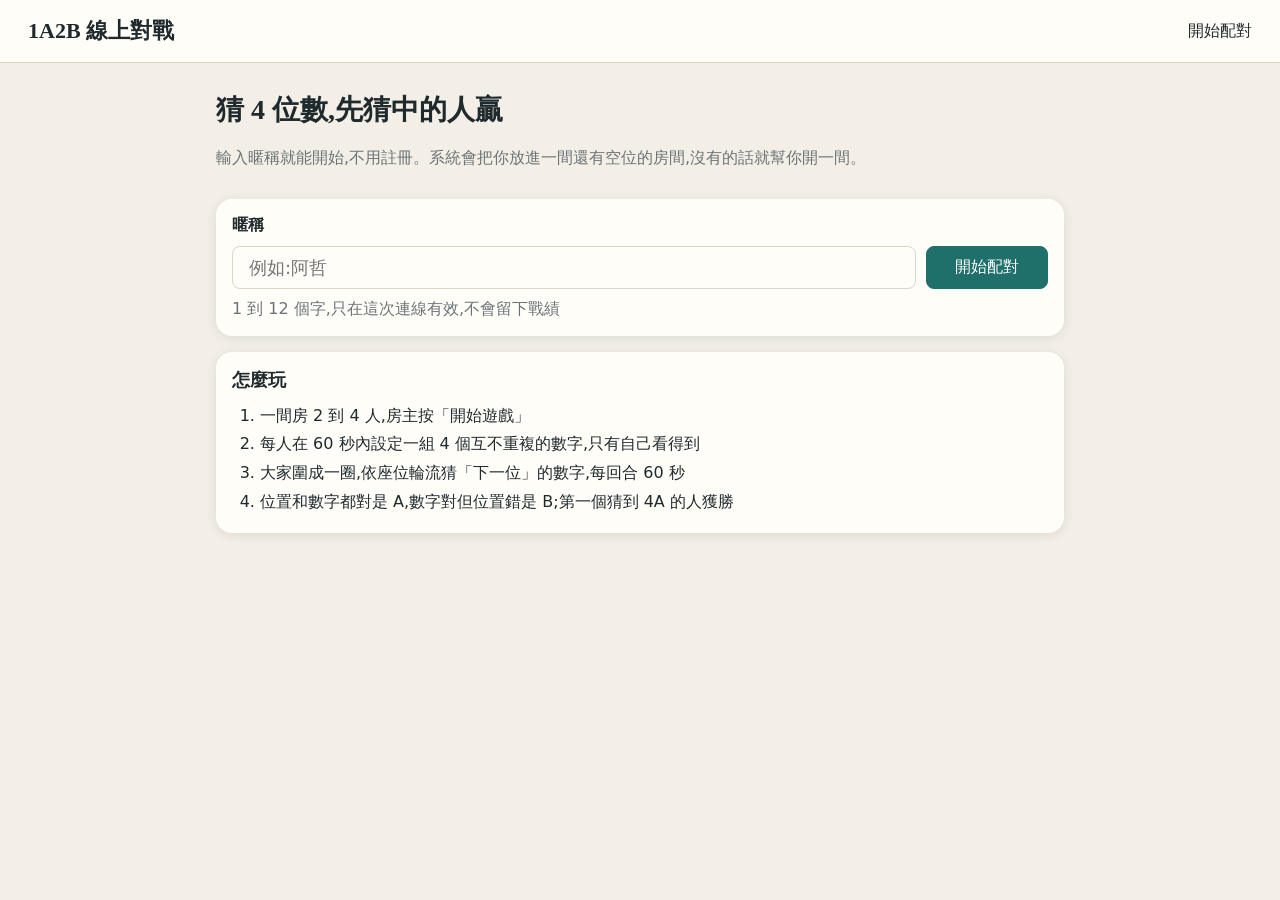
<file: docs/task3_sdd_workflow/analyze-verify/clean/specs/001-bulls-cows-online/prototype/index.html>
<!doctype html>
<html lang="zh-Hant">
<head>
  <meta charset="utf-8">
  <meta name="viewport" content="width=device-width, initial-scale=1">
  <title>輸入暱稱|1A2B 線上對戰</title>
  <link rel="stylesheet" href="style.css">
  <script src="mock.js"></script>
</head>
<body data-requirements="FR-001 FR-002 NFR-004 SC-001">
  <header class="topbar">
    <a class="brand" href="index.html">1A2B 線上對戰</a>
    <nav>
      <a href="index.html">開始配對</a>
    </nav>
  </header>
  <main>
    <h1>猜 4 位數,先猜中的人贏</h1>
    <p class="lead">輸入暱稱就能開始,不用註冊。系統會把你放進一間還有空位的房間,沒有的話就幫你開一間。</p>
    <form class="panel" id="match-form" novalidate>
      <div class="field">
        <label for="nickname">暱稱</label>
        <input id="nickname" name="nickname" autocomplete="off" placeholder="例如:阿哲">
        <button type="submit" class="btn-primary" id="match-btn">開始配對</button>
      </div>
      <p class="hint" data-state="normal">1 到 12 個字,只在這次連線有效,不會留下戰績</p>
      <p class="notice-error" data-state="nickname-empty">請先輸入暱稱(前後的空白不算)</p>
      <p class="notice-error" data-state="nickname-long">暱稱最多 12 個字,目前 <strong id="nickname-length">14</strong> 個字</p>
      <p class="hint" data-state="loading">正在找有空位的房間…</p>
      <p class="notice-error" data-state="error">連不上伺服器,請確認網路後再按一次「開始配對」</p>
    </form>
    <section class="panel">
      <h2>怎麼玩</h2>
      <ol class="rules">
        <li>一間房 2 到 4 人,房主按「開始遊戲」</li>
        <li>每人在 60 秒內設定一組 4 個互不重複的數字,只有自己看得到</li>
        <li>大家圍成一圈,依座位輪流猜「下一位」的數字,每回合 60 秒</li>
        <li>位置和數字都對是 A,數字對但位置錯是 B;第一個猜到 4A 的人獲勝</li>
      </ol>
    </section>
  </main>
  <script>
    const PREVIEW = new URLSearchParams(location.search).get("state");
    const input = document.getElementById("nickname");
    const button = document.getElementById("match-btn");
    const lengthOf = (text) => [...text].length;

    const uniqueName = (name, players) => {
      const same = players.filter((p) => p.nickname === name || p.nickname.startsWith(`${name} (`)).length;
      return same === 0 ? name : `${name} (${same + 1})`;
    };

    const match = (name) => {
      const lobby = Proto.load("lobby");
      const room = lobby.find((r) => r.players.length < 4);
      if (room) {
        const taken = room.players.map((p) => p.seat);
        const seat = [1, 2, 3, 4].find((s) => !taken.includes(s));
        const nickname = uniqueName(name, room.players);
        room.players.push({ seat, nickname, host: false, conn: "online" });
        room.players.sort((a, b) => a.seat - b.seat);
        room.me = seat;
        room.incoming = [];
        const host = room.players.find((p) => p.host);
        room.notice = `你加入了 ${host.nickname} 的房間,坐 ${seat} 號座位`;
        Proto.save("lobby", lobby.filter((r) => r !== room));
        Proto.save("room", room);
        return;
      }
      Proto.save("room", {
        me: 1,
        players: [{ seat: 1, nickname: name, host: true, conn: "online" }],
        incoming: structuredClone(MOCK.joiners),
        notice: "你開了一間新房間,坐 1 號座位",
      });
    };

    if (PREVIEW && MOCK.preview.index[PREVIEW]) {
      input.value = MOCK.preview.index[PREVIEW].nickname;
      button.disabled = PREVIEW === "loading";
    }

    document.getElementById("match-form").addEventListener("submit", (event) => {
      event.preventDefault();
      if (PREVIEW) return;
      const name = input.value.trim();
      const length = lengthOf(name);
      if (length === 0) return Proto.showState("nickname-empty");
      if (length > 12) {
        document.getElementById("nickname-length").textContent = length;
        return Proto.showState("nickname-long");
      }
      Proto.showState("loading");
      button.disabled = true;
      Proto.later(900, () => {
        match(name);
        location.href = "room.html";
      });
    });
  </script>
</body>
</html>
</file>
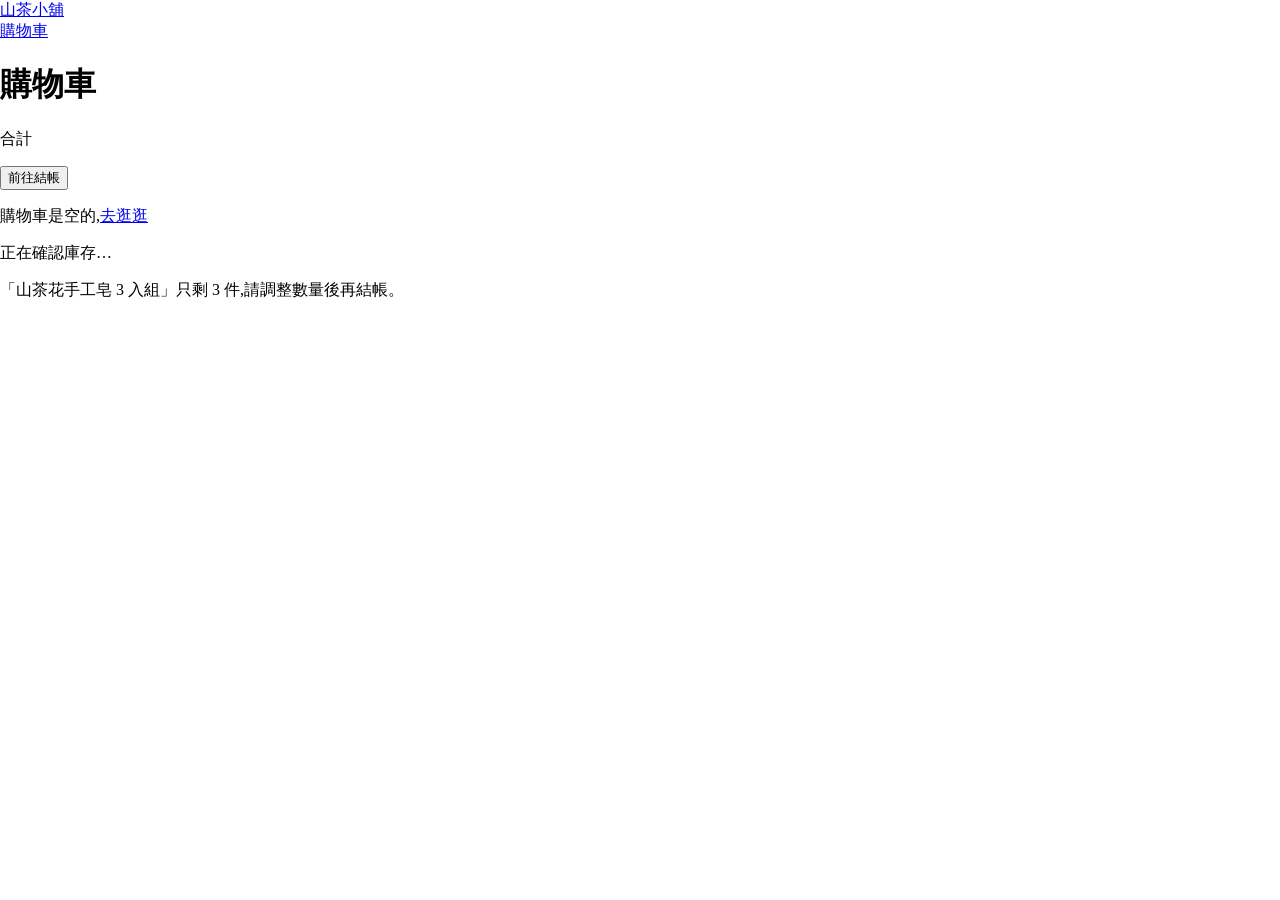
<file: .agents/skills/ui-plan/templates/page.example.html>
<!doctype html>
<html lang="zh-Hant">
<head>
  <meta charset="utf-8">
  <meta name="viewport" content="width=device-width, initial-scale=1">
  <title>購物車|山茶小舖</title>
  <link rel="stylesheet" href="style.css">
  <script src="mock.js"></script>
</head>
<body data-requirements="FR-004 FR-005 FR-006 FR-007">
  <header class="topbar">
    <a class="brand" href="index.html">山茶小舖</a>
    <nav>
      <a href="cart.html">購物車 <span class="badge" id="cart-count" hidden></span></a>
    </nav>
  </header>
  <main>
    <h1>購物車</h1>
    <section data-state="normal">
      <div id="cart-items"></div>
      <p>合計 <strong id="cart-total"></strong></p>
      <button type="button" class="btn-primary" id="checkout">前往結帳</button>
    </section>
    <section data-state="empty">
      <p class="empty">購物車是空的,<a href="index.html">去逛逛</a></p>
    </section>
    <section data-state="loading">
      <p class="empty">正在確認庫存…</p>
    </section>
    <section data-state="error">
      <p class="notice-error">「山茶花手工皂 3 入組」只剩 3 件,請調整數量後再結帳。</p>
    </section>
  </main>
  <script>
    const products = Proto.load("products");
    let cart = Proto.load("cart");
    const render = () => {
      if (cart.length === 0) return Proto.showState("empty");
      document.getElementById("cart-items").innerHTML = cart.map((item) => `
        <div class="card">
          ${Proto.thumb(item)}
          <div>${item.name}<br><small>${Proto.money(item.price)}</small></div>
          <div class="qty">
            <button type="button" data-step="-1" data-id="${item.productId}">−</button>
            ${item.quantity}
            <button type="button" data-step="1" data-id="${item.productId}">+</button>
          </div>
        </div>`).join("");
      document.getElementById("cart-total").textContent = Proto.money(cart.reduce((sum, item) => sum + item.price * item.quantity, 0));
    };
    document.getElementById("cart-items").addEventListener("click", (event) => {
      const id = event.target.dataset.id;
      if (!id) return;
      cart = cart.map((item) => item.productId === id ? { ...item, quantity: Math.min(99, item.quantity + Number(event.target.dataset.step)) } : item).filter((item) => item.quantity > 0);
      Proto.save("cart", cart);
      render();
    });
    document.getElementById("checkout").addEventListener("click", () => {
      Proto.showState("loading");
      Proto.later(800, () => {
        const short = cart.find((item) => item.quantity > products.find((p) => p.id === item.productId).stock);
        if (short) return Proto.showState("error");
        location.href = "checkout.html";
      });
    });
    render();
  </script>
</body>
</html>
</file>
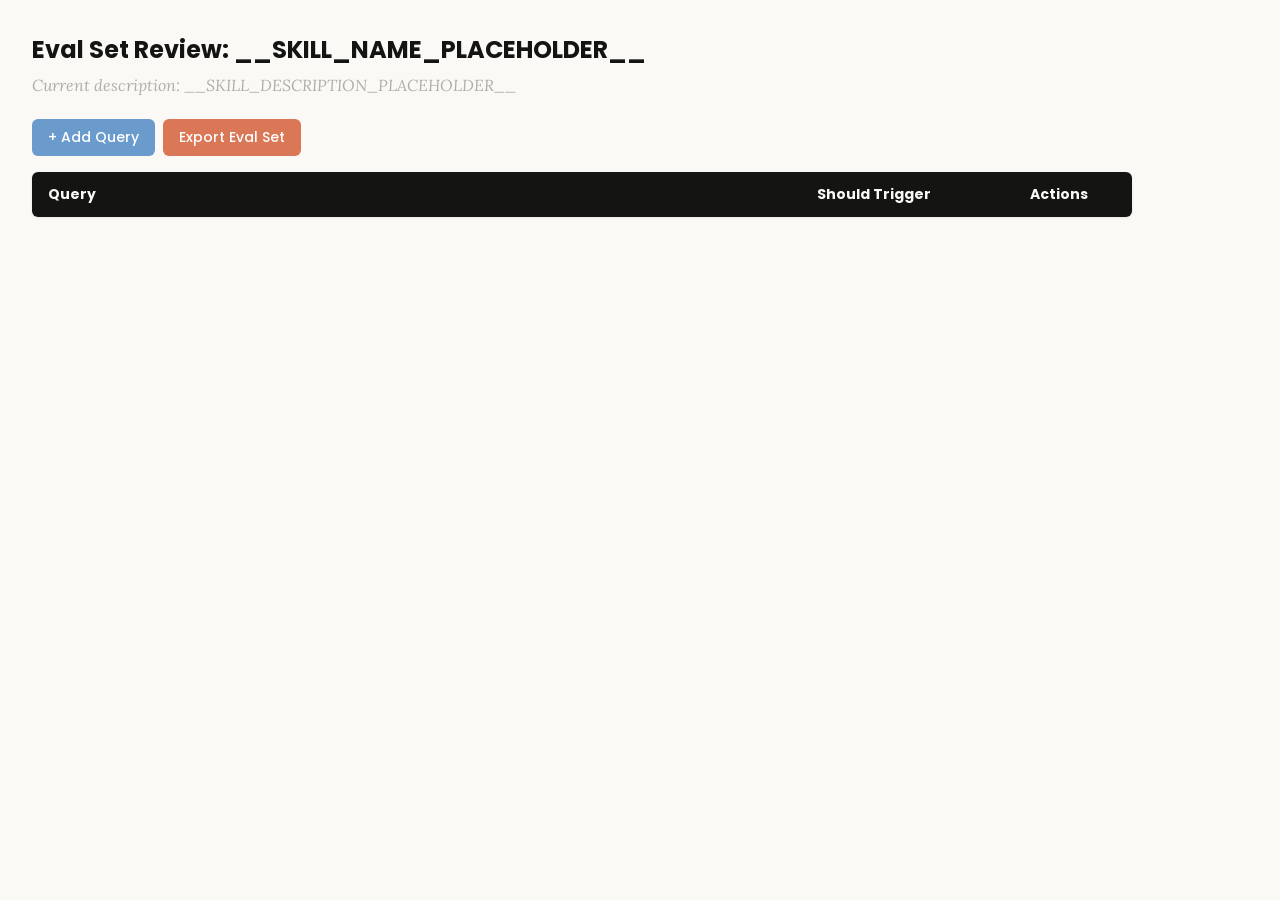
<file: .claude/skills/skill-creator/assets/eval_review.html>
<!DOCTYPE html>
<html lang="en">
<head>
  <meta charset="UTF-8">
  <meta name="viewport" content="width=device-width, initial-scale=1.0">
  <title>Eval Set Review - __SKILL_NAME_PLACEHOLDER__</title>
  <link rel="preconnect" href="https://fonts.googleapis.com">
  <link rel="preconnect" href="https://fonts.gstatic.com" crossorigin>
  <link href="https://fonts.googleapis.com/css2?family=Poppins:wght@500;600&family=Lora:wght@400;500&display=swap" rel="stylesheet">
  <style>
    * { box-sizing: border-box; margin: 0; padding: 0; }
    body { font-family: 'Lora', Georgia, serif; background: #faf9f5; padding: 2rem; color: #141413; }
    h1 { font-family: 'Poppins', sans-serif; margin-bottom: 0.5rem; font-size: 1.5rem; }
    .description { color: #b0aea5; margin-bottom: 1.5rem; font-style: italic; max-width: 900px; }
    .controls { margin-bottom: 1rem; display: flex; gap: 0.5rem; }
    .btn { font-family: 'Poppins', sans-serif; padding: 0.5rem 1rem; border: none; border-radius: 6px; cursor: pointer; font-size: 0.875rem; font-weight: 500; }
    .btn-add { background: #6a9bcc; color: white; }
    .btn-add:hover { background: #5889b8; }
    .btn-export { background: #d97757; color: white; }
    .btn-export:hover { background: #c4613f; }
    table { width: 100%; max-width: 1100px; border-collapse: collapse; background: white; border-radius: 6px; overflow: hidden; box-shadow: 0 1px 3px rgba(0,0,0,0.08); }
    th { font-family: 'Poppins', sans-serif; background: #141413; color: #faf9f5; padding: 0.75rem 1rem; text-align: left; font-size: 0.875rem; }
    td { padding: 0.75rem 1rem; border-bottom: 1px solid #e8e6dc; vertical-align: top; }
    tr:nth-child(even) td { background: #faf9f5; }
    tr:hover td { background: #f3f1ea; }
    .section-header td { background: #e8e6dc; font-family: 'Poppins', sans-serif; font-weight: 500; font-size: 0.8rem; color: #141413; text-transform: uppercase; letter-spacing: 0.05em; }
    .query-input { width: 100%; padding: 0.4rem; border: 1px solid #e8e6dc; border-radius: 4px; font-size: 0.875rem; font-family: 'Lora', Georgia, serif; resize: vertical; min-height: 60px; }
    .query-input:focus { outline: none; border-color: #d97757; box-shadow: 0 0 0 2px rgba(217,119,87,0.15); }
    .toggle { position: relative; display: inline-block; width: 44px; height: 24px; }
    .toggle input { opacity: 0; width: 0; height: 0; }
    .toggle .slider { position: absolute; inset: 0; background: #b0aea5; border-radius: 24px; cursor: pointer; transition: 0.2s; }
    .toggle .slider::before { content: ""; position: absolute; width: 18px; height: 18px; left: 3px; bottom: 3px; background: white; border-radius: 50%; transition: 0.2s; }
    .toggle input:checked + .slider { background: #d97757; }
    .toggle input:checked + .slider::before { transform: translateX(20px); }
    .btn-delete { background: #c44; color: white; padding: 0.3rem 0.6rem; border: none; border-radius: 4px; cursor: pointer; font-size: 0.75rem; font-family: 'Poppins', sans-serif; }
    .btn-delete:hover { background: #a33; }
    .summary { margin-top: 1rem; color: #b0aea5; font-size: 0.875rem; }
  </style>
</head>
<body>
  <h1>Eval Set Review: <span id="skill-name">__SKILL_NAME_PLACEHOLDER__</span></h1>
  <p class="description">Current description: <span id="skill-desc">__SKILL_DESCRIPTION_PLACEHOLDER__</span></p>

  <div class="controls">
    <button class="btn btn-add" onclick="addRow()">+ Add Query</button>
    <button class="btn btn-export" onclick="exportEvalSet()">Export Eval Set</button>
  </div>

  <table>
    <thead>
      <tr>
        <th style="width:65%">Query</th>
        <th style="width:18%">Should Trigger</th>
        <th style="width:10%">Actions</th>
      </tr>
    </thead>
    <tbody id="eval-body"></tbody>
  </table>

  <p class="summary" id="summary"></p>

  <script>
    const EVAL_DATA = __EVAL_DATA_PLACEHOLDER__;

    let evalItems = [...EVAL_DATA];

    function render() {
      const tbody = document.getElementById('eval-body');
      tbody.innerHTML = '';

      // Sort: should-trigger first, then should-not-trigger
      const sorted = evalItems
        .map((item, origIdx) => ({ ...item, origIdx }))
        .sort((a, b) => (b.should_trigger ? 1 : 0) - (a.should_trigger ? 1 : 0));

      let lastGroup = null;
      sorted.forEach(item => {
        const group = item.should_trigger ? 'trigger' : 'no-trigger';
        if (group !== lastGroup) {
          const headerRow = document.createElement('tr');
          headerRow.className = 'section-header';
          headerRow.innerHTML = `<td colspan="3">${item.should_trigger ? 'Should Trigger' : 'Should NOT Trigger'}</td>`;
          tbody.appendChild(headerRow);
          lastGroup = group;
        }

        const idx = item.origIdx;
        const tr = document.createElement('tr');
        tr.innerHTML = `
          <td><textarea class="query-input" onchange="updateQuery(${idx}, this.value)">${escapeHtml(item.query)}</textarea></td>
          <td>
            <label class="toggle">
              <input type="checkbox" ${item.should_trigger ? 'checked' : ''} onchange="updateTrigger(${idx}, this.checked)">
              <span class="slider"></span>
            </label>
            <span style="margin-left:8px;font-size:0.8rem;color:#b0aea5">${item.should_trigger ? 'Yes' : 'No'}</span>
          </td>
          <td><button class="btn-delete" onclick="deleteRow(${idx})">Delete</button></td>
        `;
        tbody.appendChild(tr);
      });
      updateSummary();
    }

    function escapeHtml(text) {
      const div = document.createElement('div');
      div.textContent = text;
      return div.innerHTML;
    }

    function updateQuery(idx, value) { evalItems[idx].query = value; updateSummary(); }
    function updateTrigger(idx, value) { evalItems[idx].should_trigger = value; render(); }
    function deleteRow(idx) { evalItems.splice(idx, 1); render(); }

    function addRow() {
      evalItems.push({ query: '', should_trigger: true });
      render();
      const inputs = document.querySelectorAll('.query-input');
      inputs[inputs.length - 1].focus();
    }

    function updateSummary() {
      const trigger = evalItems.filter(i => i.should_trigger).length;
      const noTrigger = evalItems.filter(i => !i.should_trigger).length;
      document.getElementById('summary').textContent =
        `${evalItems.length} queries total: ${trigger} should trigger, ${noTrigger} should not trigger`;
    }

    function exportEvalSet() {
      const valid = evalItems.filter(i => i.query.trim() !== '');
      const data = valid.map(i => ({ query: i.query.trim(), should_trigger: i.should_trigger }));
      const blob = new Blob([JSON.stringify(data, null, 2)], { type: 'application/json' });
      const url = URL.createObjectURL(blob);
      const a = document.createElement('a');
      a.href = url;
      a.download = 'eval_set.json';
      document.body.appendChild(a);
      a.click();
      document.body.removeChild(a);
      URL.revokeObjectURL(url);
    }

    render();
  </script>
</body>
</html>
</file>
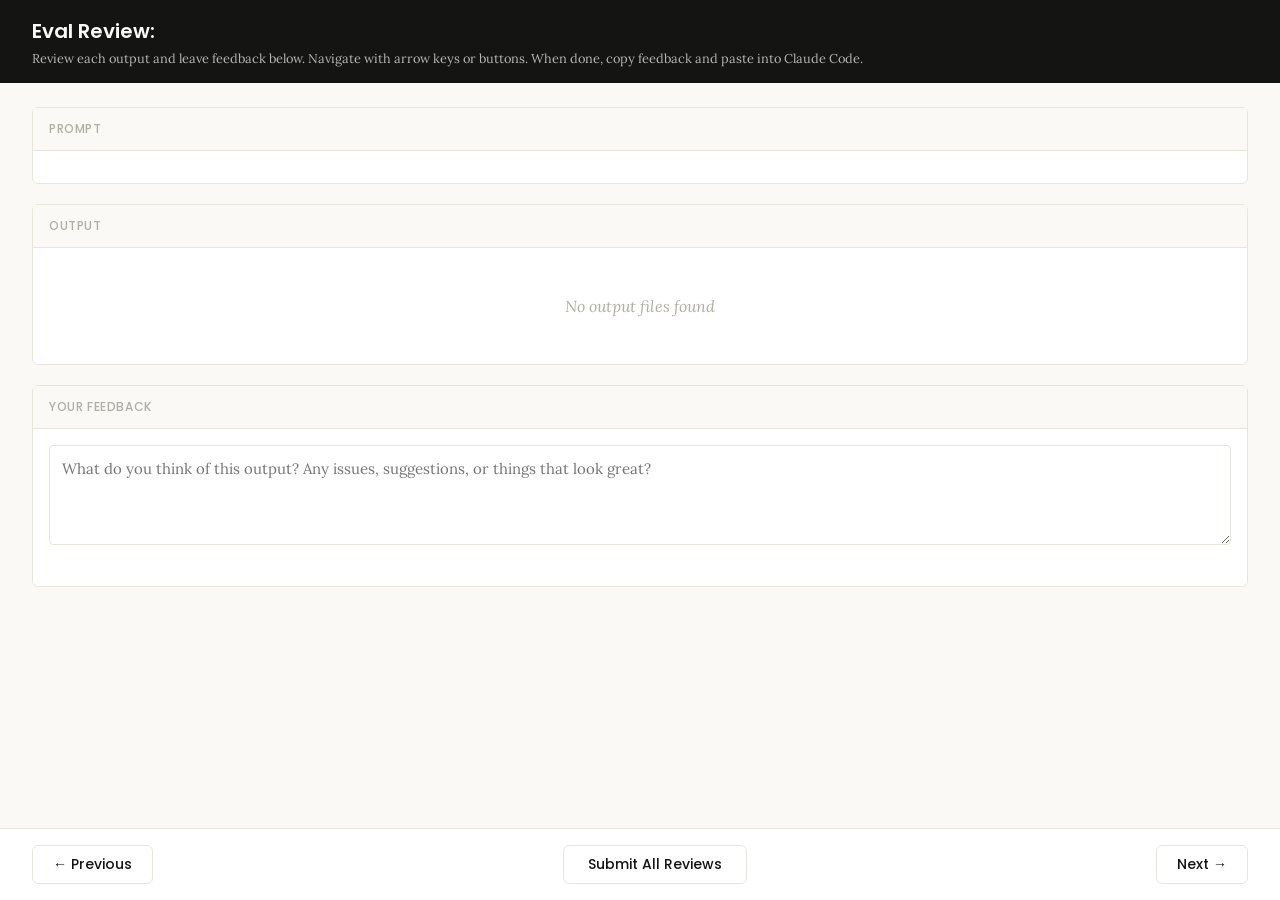
<file: .claude/skills/skill-creator/eval-viewer/viewer.html>
<!DOCTYPE html>
<html lang="en">
<head>
  <meta charset="UTF-8">
  <meta name="viewport" content="width=device-width, initial-scale=1.0">
  <title>Eval Review</title>
  <link rel="preconnect" href="https://fonts.googleapis.com">
  <link rel="preconnect" href="https://fonts.gstatic.com" crossorigin>
  <link href="https://fonts.googleapis.com/css2?family=Poppins:wght@500;600&family=Lora:wght@400;500&display=swap" rel="stylesheet">
  <script src="https://cdn.sheetjs.com/xlsx-0.20.3/package/dist/xlsx.full.min.js" integrity="sha384-EnyY0/GSHQGSxSgMwaIPzSESbqoOLSexfnSMN2AP+39Ckmn92stwABZynq1JyzdT" crossorigin="anonymous"></script>
  <style>
    :root {
      --bg: #faf9f5;
      --surface: #ffffff;
      --border: #e8e6dc;
      --text: #141413;
      --text-muted: #b0aea5;
      --accent: #d97757;
      --accent-hover: #c4613f;
      --green: #788c5d;
      --green-bg: #eef2e8;
      --red: #c44;
      --red-bg: #fceaea;
      --header-bg: #141413;
      --header-text: #faf9f5;
      --radius: 6px;
    }

    * { box-sizing: border-box; margin: 0; padding: 0; }

    body {
      font-family: 'Lora', Georgia, serif;
      background: var(--bg);
      color: var(--text);
      height: 100vh;
      display: flex;
      flex-direction: column;
    }

    /* ---- Header ---- */
    .header {
      background: var(--header-bg);
      color: var(--header-text);
      padding: 1rem 2rem;
      display: flex;
      justify-content: space-between;
      align-items: center;
      flex-shrink: 0;
    }
    .header h1 {
      font-family: 'Poppins', sans-serif;
      font-size: 1.25rem;
      font-weight: 600;
    }
    .header .instructions {
      font-size: 0.8rem;
      opacity: 0.7;
      margin-top: 0.25rem;
    }
    .header .progress {
      font-size: 0.875rem;
      opacity: 0.8;
      text-align: right;
    }

    /* ---- Main content ---- */
    .main {
      flex: 1;
      overflow-y: auto;
      padding: 1.5rem 2rem;
      display: flex;
      flex-direction: column;
      gap: 1.25rem;
    }

    /* ---- Sections ---- */
    .section {
      background: var(--surface);
      border: 1px solid var(--border);
      border-radius: var(--radius);
      flex-shrink: 0;
    }
    .section-header {
      font-family: 'Poppins', sans-serif;
      padding: 0.75rem 1rem;
      font-size: 0.75rem;
      font-weight: 500;
      text-transform: uppercase;
      letter-spacing: 0.05em;
      color: var(--text-muted);
      border-bottom: 1px solid var(--border);
      background: var(--bg);
    }
    .section-body {
      padding: 1rem;
    }

    /* ---- Config badge ---- */
    .config-badge {
      display: inline-block;
      padding: 0.2rem 0.625rem;
      border-radius: 9999px;
      font-family: 'Poppins', sans-serif;
      font-size: 0.6875rem;
      font-weight: 600;
      text-transform: uppercase;
      letter-spacing: 0.03em;
      margin-left: 0.75rem;
      vertical-align: middle;
    }
    .config-badge.config-primary {
      background: rgba(33, 150, 243, 0.12);
      color: #1976d2;
    }
    .config-badge.config-baseline {
      background: rgba(255, 193, 7, 0.15);
      color: #f57f17;
    }

    /* ---- Prompt ---- */
    .prompt-text {
      white-space: pre-wrap;
      font-size: 0.9375rem;
      line-height: 1.6;
    }

    /* ---- Outputs ---- */
    .output-file {
      border: 1px solid var(--border);
      border-radius: var(--radius);
      overflow: hidden;
    }
    .output-file + .output-file {
      margin-top: 1rem;
    }
    .output-file-header {
      padding: 0.5rem 0.75rem;
      font-size: 0.8rem;
      font-weight: 600;
      color: var(--text-muted);
      background: var(--bg);
      border-bottom: 1px solid var(--border);
      font-family: 'SF Mono', SFMono-Regular, Consolas, 'Liberation Mono', Menlo, monospace;
      display: flex;
      justify-content: space-between;
      align-items: center;
    }
    .output-file-header .dl-btn {
      font-size: 0.7rem;
      color: var(--accent);
      text-decoration: none;
      cursor: pointer;
      font-family: -apple-system, BlinkMacSystemFont, 'Segoe UI', sans-serif;
      font-weight: 500;
      opacity: 0.8;
    }
    .output-file-header .dl-btn:hover {
      opacity: 1;
      text-decoration: underline;
    }
    .output-file-content {
      padding: 0.75rem;
      overflow-x: auto;
    }
    .output-file-content pre {
      font-size: 0.8125rem;
      line-height: 1.5;
      white-space: pre-wrap;
      word-break: break-word;
      font-family: 'SF Mono', SFMono-Regular, Consolas, 'Liberation Mono', Menlo, monospace;
    }
    .output-file-content img {
      max-width: 100%;
      height: auto;
      border-radius: 4px;
    }
    .output-file-content iframe {
      width: 100%;
      height: 600px;
      border: none;
    }
    .output-file-content table {
      border-collapse: collapse;
      font-size: 0.8125rem;
      width: 100%;
    }
    .output-file-content table td,
    .output-file-content table th {
      border: 1px solid var(--border);
      padding: 0.375rem 0.5rem;
      text-align: left;
    }
    .output-file-content table th {
      background: var(--bg);
      font-weight: 600;
    }
    .output-file-content .download-link {
      display: inline-flex;
      align-items: center;
      gap: 0.5rem;
      padding: 0.5rem 1rem;
      background: var(--bg);
      border: 1px solid var(--border);
      border-radius: 4px;
      color: var(--accent);
      text-decoration: none;
      font-size: 0.875rem;
      cursor: pointer;
    }
    .output-file-content .download-link:hover {
      background: var(--border);
    }
    .empty-state {
      color: var(--text-muted);
      font-style: italic;
      padding: 2rem;
      text-align: center;
    }

    /* ---- Feedback ---- */
    .prev-feedback {
      background: var(--bg);
      border: 1px solid var(--border);
      border-radius: 4px;
      padding: 0.625rem 0.75rem;
      margin-top: 0.75rem;
      font-size: 0.8125rem;
      color: var(--text-muted);
      line-height: 1.5;
    }
    .prev-feedback-label {
      font-size: 0.7rem;
      font-weight: 600;
      text-transform: uppercase;
      letter-spacing: 0.04em;
      margin-bottom: 0.25rem;
      color: var(--text-muted);
    }
    .feedback-textarea {
      width: 100%;
      min-height: 100px;
      padding: 0.75rem;
      border: 1px solid var(--border);
      border-radius: 4px;
      font-family: inherit;
      font-size: 0.9375rem;
      line-height: 1.5;
      resize: vertical;
      color: var(--text);
    }
    .feedback-textarea:focus {
      outline: none;
      border-color: var(--accent);
      box-shadow: 0 0 0 3px rgba(37, 99, 235, 0.1);
    }
    .feedback-status {
      font-size: 0.75rem;
      color: var(--text-muted);
      margin-top: 0.5rem;
      min-height: 1.1em;
    }

    /* ---- Grades (collapsible) ---- */
    .grades-toggle {
      display: flex;
      align-items: center;
      cursor: pointer;
      user-select: none;
    }
    .grades-toggle:hover {
      color: var(--accent);
    }
    .grades-toggle .arrow {
      margin-right: 0.5rem;
      transition: transform 0.15s;
      font-size: 0.75rem;
    }
    .grades-toggle .arrow.open {
      transform: rotate(90deg);
    }
    .grades-content {
      display: none;
      margin-top: 0.75rem;
    }
    .grades-content.open {
      display: block;
    }
    .grades-summary {
      font-size: 0.875rem;
      margin-bottom: 0.75rem;
      display: flex;
      align-items: center;
      gap: 0.5rem;
    }
    .grade-badge {
      display: inline-block;
      padding: 0.125rem 0.5rem;
      border-radius: 9999px;
      font-size: 0.75rem;
      font-weight: 600;
    }
    .grade-pass { background: var(--green-bg); color: var(--green); }
    .grade-fail { background: var(--red-bg); color: var(--red); }
    .assertion-list {
      list-style: none;
    }
    .assertion-item {
      padding: 0.625rem 0;
      border-bottom: 1px solid var(--border);
      font-size: 0.8125rem;
    }
    .assertion-item:last-child { border-bottom: none; }
    .assertion-status {
      font-weight: 600;
      margin-right: 0.5rem;
    }
    .assertion-status.pass { color: var(--green); }
    .assertion-status.fail { color: var(--red); }
    .assertion-evidence {
      color: var(--text-muted);
      font-size: 0.75rem;
      margin-top: 0.25rem;
      padding-left: 1.5rem;
    }

    /* ---- View tabs ---- */
    .view-tabs {
      display: flex;
      gap: 0;
      padding: 0 2rem;
      background: var(--bg);
      border-bottom: 1px solid var(--border);
      flex-shrink: 0;
    }
    .view-tab {
      font-family: 'Poppins', sans-serif;
      padding: 0.625rem 1.25rem;
      font-size: 0.8125rem;
      font-weight: 500;
      cursor: pointer;
      border: none;
      background: none;
      color: var(--text-muted);
      border-bottom: 2px solid transparent;
      transition: all 0.15s;
    }
    .view-tab:hover { color: var(--text); }
    .view-tab.active {
      color: var(--accent);
      border-bottom-color: var(--accent);
    }
    .view-panel { display: none; }
    .view-panel.active { display: flex; flex-direction: column; flex: 1; overflow: hidden; }

    /* ---- Benchmark view ---- */
    .benchmark-view {
      padding: 1.5rem 2rem;
      overflow-y: auto;
      flex: 1;
    }
    .benchmark-table {
      border-collapse: collapse;
      background: var(--surface);
      border: 1px solid var(--border);
      border-radius: var(--radius);
      font-size: 0.8125rem;
      width: 100%;
      margin-bottom: 1.5rem;
    }
    .benchmark-table th, .benchmark-table td {
      padding: 0.625rem 0.75rem;
      text-align: left;
      border: 1px solid var(--border);
    }
    .benchmark-table th {
      font-family: 'Poppins', sans-serif;
      background: var(--header-bg);
      color: var(--header-text);
      font-weight: 500;
      font-size: 0.75rem;
      text-transform: uppercase;
      letter-spacing: 0.04em;
    }
    .benchmark-table tr:hover { background: var(--bg); }
    .benchmark-table tr.benchmark-row-with { background: rgba(33, 150, 243, 0.06); }
    .benchmark-table tr.benchmark-row-without { background: rgba(255, 193, 7, 0.06); }
    .benchmark-table tr.benchmark-row-with:hover { background: rgba(33, 150, 243, 0.12); }
    .benchmark-table tr.benchmark-row-without:hover { background: rgba(255, 193, 7, 0.12); }
    .benchmark-table tr.benchmark-row-avg { font-weight: 600; border-top: 2px solid var(--border); }
    .benchmark-table tr.benchmark-row-avg.benchmark-row-with { background: rgba(33, 150, 243, 0.12); }
    .benchmark-table tr.benchmark-row-avg.benchmark-row-without { background: rgba(255, 193, 7, 0.12); }
    .benchmark-delta-positive { color: var(--green); font-weight: 600; }
    .benchmark-delta-negative { color: var(--red); font-weight: 600; }
    .benchmark-notes {
      background: var(--surface);
      border: 1px solid var(--border);
      border-radius: var(--radius);
      padding: 1rem;
    }
    .benchmark-notes h3 {
      font-family: 'Poppins', sans-serif;
      font-size: 0.875rem;
      margin-bottom: 0.75rem;
    }
    .benchmark-notes ul {
      list-style: disc;
      padding-left: 1.25rem;
    }
    .benchmark-notes li {
      font-size: 0.8125rem;
      line-height: 1.6;
      margin-bottom: 0.375rem;
    }
    .benchmark-empty {
      color: var(--text-muted);
      font-style: italic;
      text-align: center;
      padding: 3rem;
    }

    /* ---- Navigation ---- */
    .nav {
      display: flex;
      justify-content: space-between;
      align-items: center;
      padding: 1rem 2rem;
      border-top: 1px solid var(--border);
      background: var(--surface);
      flex-shrink: 0;
    }
    .nav-btn {
      font-family: 'Poppins', sans-serif;
      padding: 0.5rem 1.25rem;
      border: 1px solid var(--border);
      border-radius: var(--radius);
      background: var(--surface);
      cursor: pointer;
      font-size: 0.875rem;
      font-weight: 500;
      color: var(--text);
      transition: all 0.15s;
    }
    .nav-btn:hover:not(:disabled) {
      background: var(--bg);
      border-color: var(--text-muted);
    }
    .nav-btn:disabled {
      opacity: 0.4;
      cursor: not-allowed;
    }
    .done-btn {
      font-family: 'Poppins', sans-serif;
      padding: 0.5rem 1.5rem;
      border: 1px solid var(--border);
      border-radius: var(--radius);
      background: var(--surface);
      color: var(--text);
      cursor: pointer;
      font-size: 0.875rem;
      font-weight: 500;
      transition: all 0.15s;
    }
    .done-btn:hover {
      background: var(--bg);
      border-color: var(--text-muted);
    }
    .done-btn.ready {
      border: none;
      background: var(--accent);
      color: white;
      font-weight: 600;
    }
    .done-btn.ready:hover {
      background: var(--accent-hover);
    }
    /* ---- Done overlay ---- */
    .done-overlay {
      display: none;
      position: fixed;
      inset: 0;
      background: rgba(0, 0, 0, 0.5);
      z-index: 100;
      justify-content: center;
      align-items: center;
    }
    .done-overlay.visible {
      display: flex;
    }
    .done-card {
      background: var(--surface);
      border-radius: 12px;
      padding: 2rem 3rem;
      text-align: center;
      box-shadow: 0 20px 60px rgba(0, 0, 0, 0.3);
      max-width: 500px;
    }
    .done-card h2 {
      font-size: 1.5rem;
      margin-bottom: 0.5rem;
    }
    .done-card p {
      color: var(--text-muted);
      margin-bottom: 1.5rem;
      line-height: 1.5;
    }
    .done-card .btn-row {
      display: flex;
      gap: 0.5rem;
      justify-content: center;
    }
    .done-card button {
      padding: 0.5rem 1.25rem;
      border: 1px solid var(--border);
      border-radius: var(--radius);
      background: var(--surface);
      cursor: pointer;
      font-size: 0.875rem;
    }
    .done-card button:hover {
      background: var(--bg);
    }
    /* ---- Toast ---- */
    .toast {
      position: fixed;
      bottom: 5rem;
      left: 50%;
      transform: translateX(-50%);
      background: var(--header-bg);
      color: var(--header-text);
      padding: 0.625rem 1.25rem;
      border-radius: var(--radius);
      font-size: 0.875rem;
      opacity: 0;
      transition: opacity 0.3s;
      pointer-events: none;
      z-index: 200;
    }
    .toast.visible {
      opacity: 1;
    }
  </style>
</head>
<body>
  <div id="app" style="height:100vh; display:flex; flex-direction:column;">
    <div class="header">
      <div>
        <h1>Eval Review: <span id="skill-name"></span></h1>
        <div class="instructions">Review each output and leave feedback below. Navigate with arrow keys or buttons. When done, copy feedback and paste into Claude Code.</div>
      </div>
      <div class="progress" id="progress"></div>
    </div>

    <!-- View tabs (only shown when benchmark data exists) -->
    <div class="view-tabs" id="view-tabs" style="display:none;">
      <button class="view-tab active" onclick="switchView('outputs')">Outputs</button>
      <button class="view-tab" onclick="switchView('benchmark')">Benchmark</button>
    </div>

    <!-- Outputs panel (qualitative review) -->
    <div class="view-panel active" id="panel-outputs">
    <div class="main">
      <!-- Prompt -->
      <div class="section">
        <div class="section-header">Prompt <span class="config-badge" id="config-badge" style="display:none;"></span></div>
        <div class="section-body">
          <div class="prompt-text" id="prompt-text"></div>
        </div>
      </div>

      <!-- Outputs -->
      <div class="section">
        <div class="section-header">Output</div>
        <div class="section-body" id="outputs-body">
          <div class="empty-state">No output files found</div>
        </div>
      </div>

      <!-- Previous Output (collapsible) -->
      <div class="section" id="prev-outputs-section" style="display:none;">
        <div class="section-header">
          <div class="grades-toggle" onclick="togglePrevOutputs()">
            <span class="arrow" id="prev-outputs-arrow">&#9654;</span>
            Previous Output
          </div>
        </div>
        <div class="grades-content" id="prev-outputs-content"></div>
      </div>

      <!-- Grades (collapsible) -->
      <div class="section" id="grades-section" style="display:none;">
        <div class="section-header">
          <div class="grades-toggle" onclick="toggleGrades()">
            <span class="arrow" id="grades-arrow">&#9654;</span>
            Formal Grades
          </div>
        </div>
        <div class="grades-content" id="grades-content"></div>
      </div>

      <!-- Feedback -->
      <div class="section">
        <div class="section-header">Your Feedback</div>
        <div class="section-body">
          <textarea
            class="feedback-textarea"
            id="feedback"
            placeholder="What do you think of this output? Any issues, suggestions, or things that look great?"
          ></textarea>
          <div class="feedback-status" id="feedback-status"></div>
          <div class="prev-feedback" id="prev-feedback" style="display:none;">
            <div class="prev-feedback-label">Previous feedback</div>
            <div id="prev-feedback-text"></div>
          </div>
        </div>
      </div>
    </div>

    <div class="nav" id="outputs-nav">
      <button class="nav-btn" id="prev-btn" onclick="navigate(-1)">&#8592; Previous</button>
      <button class="done-btn" id="done-btn" onclick="showDoneDialog()">Submit All Reviews</button>
      <button class="nav-btn" id="next-btn" onclick="navigate(1)">Next &#8594;</button>
    </div>
    </div><!-- end panel-outputs -->

    <!-- Benchmark panel (quantitative stats) -->
    <div class="view-panel" id="panel-benchmark">
      <div class="benchmark-view" id="benchmark-content">
        <div class="benchmark-empty">No benchmark data available. Run a benchmark to see quantitative results here.</div>
      </div>
    </div>
  </div>

  <!-- Done overlay -->
  <div class="done-overlay" id="done-overlay">
    <div class="done-card">
      <h2>Review Complete</h2>
      <p>Your feedback has been saved. Go back to your Claude Code session and tell Claude you're done reviewing.</p>
      <div class="btn-row">
        <button onclick="closeDoneDialog()">OK</button>
      </div>
    </div>
  </div>

  <!-- Toast -->
  <div class="toast" id="toast"></div>

  <script>
    // ---- Embedded data (injected by generate_review.py) ----
    /*__EMBEDDED_DATA__*/

    // ---- State ----
    let feedbackMap = {};  // run_id -> feedback text
    let currentIndex = 0;
    let visitedRuns = new Set();

    // ---- Init ----
    async function init() {
      // Load saved feedback from server — but only if this isn't a fresh
      // iteration (indicated by previous_feedback being present). When
      // previous feedback exists, the feedback.json on disk is stale from
      // the prior iteration and should not pre-fill the textareas.
      const hasPrevious = Object.keys(EMBEDDED_DATA.previous_feedback || {}).length > 0
        || Object.keys(EMBEDDED_DATA.previous_outputs || {}).length > 0;
      if (!hasPrevious) {
        try {
          const resp = await fetch("/api/feedback");
          const data = await resp.json();
          if (data.reviews) {
            for (const r of data.reviews) feedbackMap[r.run_id] = r.feedback;
          }
        } catch { /* first run, no feedback yet */ }
      }

      document.getElementById("skill-name").textContent = EMBEDDED_DATA.skill_name;
      showRun(0);

      // Wire up feedback auto-save
      const textarea = document.getElementById("feedback");
      let saveTimeout = null;
      textarea.addEventListener("input", () => {
        clearTimeout(saveTimeout);
        document.getElementById("feedback-status").textContent = "";
        saveTimeout = setTimeout(() => saveCurrentFeedback(), 800);
      });
    }

    // ---- Navigation ----
    function navigate(delta) {
      const newIndex = currentIndex + delta;
      if (newIndex >= 0 && newIndex < EMBEDDED_DATA.runs.length) {
        saveCurrentFeedback();
        showRun(newIndex);
      }
    }

    function updateNavButtons() {
      document.getElementById("prev-btn").disabled = currentIndex === 0;
      document.getElementById("next-btn").disabled =
        currentIndex === EMBEDDED_DATA.runs.length - 1;
    }

    // ---- Show a run ----
    function showRun(index) {
      currentIndex = index;
      const run = EMBEDDED_DATA.runs[index];

      // Progress
      document.getElementById("progress").textContent =
        `${index + 1} of ${EMBEDDED_DATA.runs.length}`;

      // Prompt
      document.getElementById("prompt-text").textContent = run.prompt;

      // Config badge
      const badge = document.getElementById("config-badge");
      const configMatch = run.id.match(/(with_skill|without_skill|new_skill|old_skill)/);
      if (configMatch) {
        const config = configMatch[1];
        const isBaseline = config === "without_skill" || config === "old_skill";
        badge.textContent = config.replace(/_/g, " ");
        badge.className = "config-badge " + (isBaseline ? "config-baseline" : "config-primary");
        badge.style.display = "inline-block";
      } else {
        badge.style.display = "none";
      }

      // Outputs
      renderOutputs(run);

      // Previous outputs
      renderPrevOutputs(run);

      // Grades
      renderGrades(run);

      // Previous feedback
      const prevFb = (EMBEDDED_DATA.previous_feedback || {})[run.id];
      const prevEl = document.getElementById("prev-feedback");
      if (prevFb) {
        document.getElementById("prev-feedback-text").textContent = prevFb;
        prevEl.style.display = "block";
      } else {
        prevEl.style.display = "none";
      }

      // Feedback
      document.getElementById("feedback").value = feedbackMap[run.id] || "";
      document.getElementById("feedback-status").textContent = "";

      updateNavButtons();

      // Track visited runs and promote done button when all visited
      visitedRuns.add(index);
      const doneBtn = document.getElementById("done-btn");
      if (visitedRuns.size >= EMBEDDED_DATA.runs.length) {
        doneBtn.classList.add("ready");
      }

      // Scroll main content to top
      document.querySelector(".main").scrollTop = 0;
    }

    // ---- Render outputs ----
    function renderOutputs(run) {
      const container = document.getElementById("outputs-body");
      container.innerHTML = "";

      const outputs = run.outputs || [];
      if (outputs.length === 0) {
        container.innerHTML = '<div class="empty-state">No output files</div>';
        return;
      }

      for (const file of outputs) {
        const fileDiv = document.createElement("div");
        fileDiv.className = "output-file";

        // Always show file header with download link
        const header = document.createElement("div");
        header.className = "output-file-header";
        const nameSpan = document.createElement("span");
        nameSpan.textContent = file.name;
        header.appendChild(nameSpan);
        const dlBtn = document.createElement("a");
        dlBtn.className = "dl-btn";
        dlBtn.textContent = "Download";
        dlBtn.download = file.name;
        dlBtn.href = getDownloadUri(file);
        header.appendChild(dlBtn);
        fileDiv.appendChild(header);

        const content = document.createElement("div");
        content.className = "output-file-content";

        if (file.type === "text") {
          const pre = document.createElement("pre");
          pre.textContent = file.content;
          content.appendChild(pre);
        } else if (file.type === "image") {
          const img = document.createElement("img");
          img.src = file.data_uri;
          img.alt = file.name;
          content.appendChild(img);
        } else if (file.type === "pdf") {
          const iframe = document.createElement("iframe");
          iframe.src = file.data_uri;
          content.appendChild(iframe);
        } else if (file.type === "xlsx") {
          renderXlsx(content, file.data_b64);
        } else if (file.type === "binary") {
          const a = document.createElement("a");
          a.className = "download-link";
          a.href = file.data_uri;
          a.download = file.name;
          a.textContent = "Download " + file.name;
          content.appendChild(a);
        } else if (file.type === "error") {
          const pre = document.createElement("pre");
          pre.textContent = file.content;
          pre.style.color = "var(--red)";
          content.appendChild(pre);
        }

        fileDiv.appendChild(content);
        container.appendChild(fileDiv);
      }
    }

    // ---- XLSX rendering via SheetJS ----
    function renderXlsx(container, b64Data) {
      try {
        const raw = Uint8Array.from(atob(b64Data), c => c.charCodeAt(0));
        const wb = XLSX.read(raw, { type: "array" });

        for (let i = 0; i < wb.SheetNames.length; i++) {
          const sheetName = wb.SheetNames[i];
          const ws = wb.Sheets[sheetName];

          if (wb.SheetNames.length > 1) {
            const sheetLabel = document.createElement("div");
            sheetLabel.style.cssText =
              "font-weight:600; font-size:0.8rem; color:#b0aea5; margin-top:0.5rem; margin-bottom:0.25rem;";
            sheetLabel.textContent = "Sheet: " + sheetName;
            container.appendChild(sheetLabel);
          }

          const htmlStr = XLSX.utils.sheet_to_html(ws, { editable: false });
          const wrapper = document.createElement("div");
          wrapper.innerHTML = htmlStr;
          container.appendChild(wrapper);
        }
      } catch (err) {
        container.textContent = "Error rendering spreadsheet: " + err.message;
      }
    }

    // ---- Grades ----
    function renderGrades(run) {
      const section = document.getElementById("grades-section");
      const content = document.getElementById("grades-content");

      if (!run.grading) {
        section.style.display = "none";
        return;
      }

      const grading = run.grading;
      section.style.display = "block";
      // Reset to collapsed
      content.classList.remove("open");
      document.getElementById("grades-arrow").classList.remove("open");

      const summary = grading.summary || {};
      const expectations = grading.expectations || [];

      let html = '<div style="padding: 1rem;">';

      // Summary line
      const passRate = summary.pass_rate != null
        ? Math.round(summary.pass_rate * 100) + "%"
        : "?";
      const badgeClass = summary.pass_rate >= 0.8 ? "grade-pass" : summary.pass_rate >= 0.5 ? "" : "grade-fail";
      html += '<div class="grades-summary">';
      html += '<span class="grade-badge ' + badgeClass + '">' + passRate + '</span>';
      html += '<span>' + (summary.passed || 0) + ' passed, ' + (summary.failed || 0) + ' failed of ' + (summary.total || 0) + '</span>';
      html += '</div>';

      // Assertions list
      html += '<ul class="assertion-list">';
      for (const exp of expectations) {
        const statusClass = exp.passed ? "pass" : "fail";
        const statusIcon = exp.passed ? "\u2713" : "\u2717";
        html += '<li class="assertion-item">';
        html += '<span class="assertion-status ' + statusClass + '">' + statusIcon + '</span>';
        html += '<span>' + escapeHtml(exp.text) + '</span>';
        if (exp.evidence) {
          html += '<div class="assertion-evidence">' + escapeHtml(exp.evidence) + '</div>';
        }
        html += '</li>';
      }
      html += '</ul>';

      html += '</div>';
      content.innerHTML = html;
    }

    function toggleGrades() {
      const content = document.getElementById("grades-content");
      const arrow = document.getElementById("grades-arrow");
      content.classList.toggle("open");
      arrow.classList.toggle("open");
    }

    // ---- Previous outputs (collapsible) ----
    function renderPrevOutputs(run) {
      const section = document.getElementById("prev-outputs-section");
      const content = document.getElementById("prev-outputs-content");
      const prevOutputs = (EMBEDDED_DATA.previous_outputs || {})[run.id];

      if (!prevOutputs || prevOutputs.length === 0) {
        section.style.display = "none";
        return;
      }

      section.style.display = "block";
      // Reset to collapsed
      content.classList.remove("open");
      document.getElementById("prev-outputs-arrow").classList.remove("open");

      // Render the files into the content area
      content.innerHTML = "";
      const wrapper = document.createElement("div");
      wrapper.style.padding = "1rem";

      for (const file of prevOutputs) {
        const fileDiv = document.createElement("div");
        fileDiv.className = "output-file";

        const header = document.createElement("div");
        header.className = "output-file-header";
        const nameSpan = document.createElement("span");
        nameSpan.textContent = file.name;
        header.appendChild(nameSpan);
        const dlBtn = document.createElement("a");
        dlBtn.className = "dl-btn";
        dlBtn.textContent = "Download";
        dlBtn.download = file.name;
        dlBtn.href = getDownloadUri(file);
        header.appendChild(dlBtn);
        fileDiv.appendChild(header);

        const fc = document.createElement("div");
        fc.className = "output-file-content";

        if (file.type === "text") {
          const pre = document.createElement("pre");
          pre.textContent = file.content;
          fc.appendChild(pre);
        } else if (file.type === "image") {
          const img = document.createElement("img");
          img.src = file.data_uri;
          img.alt = file.name;
          fc.appendChild(img);
        } else if (file.type === "pdf") {
          const iframe = document.createElement("iframe");
          iframe.src = file.data_uri;
          fc.appendChild(iframe);
        } else if (file.type === "xlsx") {
          renderXlsx(fc, file.data_b64);
        } else if (file.type === "binary") {
          const a = document.createElement("a");
          a.className = "download-link";
          a.href = file.data_uri;
          a.download = file.name;
          a.textContent = "Download " + file.name;
          fc.appendChild(a);
        }

        fileDiv.appendChild(fc);
        wrapper.appendChild(fileDiv);
      }

      content.appendChild(wrapper);
    }

    function togglePrevOutputs() {
      const content = document.getElementById("prev-outputs-content");
      const arrow = document.getElementById("prev-outputs-arrow");
      content.classList.toggle("open");
      arrow.classList.toggle("open");
    }

    // ---- Feedback (saved to server -> feedback.json) ----
    function saveCurrentFeedback() {
      const run = EMBEDDED_DATA.runs[currentIndex];
      const text = document.getElementById("feedback").value;

      if (text.trim() === "") {
        delete feedbackMap[run.id];
      } else {
        feedbackMap[run.id] = text;
      }

      // Build reviews array from map
      const reviews = [];
      for (const [run_id, feedback] of Object.entries(feedbackMap)) {
        if (feedback.trim()) {
          reviews.push({ run_id, feedback, timestamp: new Date().toISOString() });
        }
      }

      fetch("/api/feedback", {
        method: "POST",
        headers: { "Content-Type": "application/json" },
        body: JSON.stringify({ reviews, status: "in_progress" }),
      }).then(() => {
        document.getElementById("feedback-status").textContent = "Saved";
      }).catch(() => {
        // Static mode or server unavailable — no-op on auto-save,
        // feedback will be downloaded on final submit
        document.getElementById("feedback-status").textContent = "Will download on submit";
      });
    }

    // ---- Done ----
    function showDoneDialog() {
      // Save current textarea to feedbackMap (but don't POST yet)
      const run = EMBEDDED_DATA.runs[currentIndex];
      const text = document.getElementById("feedback").value;
      if (text.trim() === "") {
        delete feedbackMap[run.id];
      } else {
        feedbackMap[run.id] = text;
      }

      // POST once with status: complete — include ALL runs so the model
      // can distinguish "no feedback" (looks good) from "not reviewed"
      const reviews = [];
      const ts = new Date().toISOString();
      for (const r of EMBEDDED_DATA.runs) {
        reviews.push({ run_id: r.id, feedback: feedbackMap[r.id] || "", timestamp: ts });
      }
      const payload = JSON.stringify({ reviews, status: "complete" }, null, 2);
      fetch("/api/feedback", {
        method: "POST",
        headers: { "Content-Type": "application/json" },
        body: payload,
      }).then(() => {
        document.getElementById("done-overlay").classList.add("visible");
      }).catch(() => {
        // Server not available (static mode) — download as file
        const blob = new Blob([payload], { type: "application/json" });
        const url = URL.createObjectURL(blob);
        const a = document.createElement("a");
        a.href = url;
        a.download = "feedback.json";
        a.click();
        URL.revokeObjectURL(url);
        document.getElementById("done-overlay").classList.add("visible");
      });
    }

    function closeDoneDialog() {
      // Reset status back to in_progress
      saveCurrentFeedback();
      document.getElementById("done-overlay").classList.remove("visible");
    }

    // ---- Toast ----
    function showToast(message) {
      const toast = document.getElementById("toast");
      toast.textContent = message;
      toast.classList.add("visible");
      setTimeout(() => toast.classList.remove("visible"), 2000);
    }

    // ---- Keyboard nav ----
    document.addEventListener("keydown", (e) => {
      // Don't capture when typing in textarea
      if (e.target.tagName === "TEXTAREA") return;

      if (e.key === "ArrowLeft" || e.key === "ArrowUp") {
        e.preventDefault();
        navigate(-1);
      } else if (e.key === "ArrowRight" || e.key === "ArrowDown") {
        e.preventDefault();
        navigate(1);
      }
    });

    // ---- Util ----
    function getDownloadUri(file) {
      if (file.data_uri) return file.data_uri;
      if (file.data_b64) return "data:application/octet-stream;base64," + file.data_b64;
      if (file.type === "text") return "data:text/plain;charset=utf-8," + encodeURIComponent(file.content);
      return "#";
    }

    function escapeHtml(text) {
      const div = document.createElement("div");
      div.textContent = text;
      return div.innerHTML;
    }

    // ---- View switching ----
    function switchView(view) {
      document.querySelectorAll(".view-tab").forEach(t => t.classList.remove("active"));
      document.querySelectorAll(".view-panel").forEach(p => p.classList.remove("active"));
      document.querySelector(`[onclick="switchView('${view}')"]`).classList.add("active");
      document.getElementById("panel-" + view).classList.add("active");
    }

    // ---- Benchmark rendering ----
    function renderBenchmark() {
      const data = EMBEDDED_DATA.benchmark;
      if (!data) return;

      // Show the tabs
      document.getElementById("view-tabs").style.display = "flex";

      const container = document.getElementById("benchmark-content");
      const summary = data.run_summary || {};
      const metadata = data.metadata || {};
      const notes = data.notes || [];

      let html = "";

      // Header
      html += "<h2 style='font-family: Poppins, sans-serif; margin-bottom: 0.5rem;'>Benchmark Results</h2>";
      html += "<p style='color: var(--text-muted); font-size: 0.875rem; margin-bottom: 1.25rem;'>";
      if (metadata.skill_name) html += "<strong>" + escapeHtml(metadata.skill_name) + "</strong> &mdash; ";
      if (metadata.timestamp) html += metadata.timestamp + " &mdash; ";
      if (metadata.evals_run) html += "Evals: " + metadata.evals_run.join(", ") + " &mdash; ";
      html += (metadata.runs_per_configuration || "?") + " runs per configuration";
      html += "</p>";

      // Summary table
      html += '<table class="benchmark-table">';

      function fmtStat(stat, pct) {
        if (!stat) return "—";
        const suffix = pct ? "%" : "";
        const m = pct ? (stat.mean * 100).toFixed(0) : stat.mean.toFixed(1);
        const s = pct ? (stat.stddev * 100).toFixed(0) : stat.stddev.toFixed(1);
        return m + suffix + " ± " + s + suffix;
      }

      function deltaClass(val) {
        if (!val) return "";
        const n = parseFloat(val);
        if (n > 0) return "benchmark-delta-positive";
        if (n < 0) return "benchmark-delta-negative";
        return "";
      }

      // Discover config names dynamically (everything except "delta")
      const configs = Object.keys(summary).filter(k => k !== "delta");
      const configA = configs[0] || "config_a";
      const configB = configs[1] || "config_b";
      const labelA = configA.replace(/_/g, " ").replace(/\b\w/g, c => c.toUpperCase());
      const labelB = configB.replace(/_/g, " ").replace(/\b\w/g, c => c.toUpperCase());
      const a = summary[configA] || {};
      const b = summary[configB] || {};
      const delta = summary.delta || {};

      html += "<thead><tr><th>Metric</th><th>" + escapeHtml(labelA) + "</th><th>" + escapeHtml(labelB) + "</th><th>Delta</th></tr></thead>";
      html += "<tbody>";

      html += "<tr><td><strong>Pass Rate</strong></td>";
      html += "<td>" + fmtStat(a.pass_rate, true) + "</td>";
      html += "<td>" + fmtStat(b.pass_rate, true) + "</td>";
      html += '<td class="' + deltaClass(delta.pass_rate) + '">' + (delta.pass_rate || "—") + "</td></tr>";

      // Time (only show row if data exists)
      if (a.time_seconds || b.time_seconds) {
        html += "<tr><td><strong>Time (s)</strong></td>";
        html += "<td>" + fmtStat(a.time_seconds, false) + "</td>";
        html += "<td>" + fmtStat(b.time_seconds, false) + "</td>";
        html += '<td class="' + deltaClass(delta.time_seconds) + '">' + (delta.time_seconds ? delta.time_seconds + "s" : "—") + "</td></tr>";
      }

      // Tokens (only show row if data exists)
      if (a.tokens || b.tokens) {
        html += "<tr><td><strong>Tokens</strong></td>";
        html += "<td>" + fmtStat(a.tokens, false) + "</td>";
        html += "<td>" + fmtStat(b.tokens, false) + "</td>";
        html += '<td class="' + deltaClass(delta.tokens) + '">' + (delta.tokens || "—") + "</td></tr>";
      }

      html += "</tbody></table>";

      // Per-eval breakdown (if runs data available)
      const runs = data.runs || [];
      if (runs.length > 0) {
        const evalIds = [...new Set(runs.map(r => r.eval_id))].sort((a, b) => a - b);

        html += "<h3 style='font-family: Poppins, sans-serif; margin-bottom: 0.75rem;'>Per-Eval Breakdown</h3>";

        const hasTime = runs.some(r => r.result && r.result.time_seconds != null);
        const hasErrors = runs.some(r => r.result && r.result.errors > 0);

        for (const evalId of evalIds) {
          const evalRuns = runs.filter(r => r.eval_id === evalId);
          const evalName = evalRuns[0] && evalRuns[0].eval_name ? evalRuns[0].eval_name : "Eval " + evalId;

          html += "<h4 style='font-family: Poppins, sans-serif; margin: 1rem 0 0.5rem; color: var(--text);'>" + escapeHtml(evalName) + "</h4>";
          html += '<table class="benchmark-table">';
          html += "<thead><tr><th>Config</th><th>Run</th><th>Pass Rate</th>";
          if (hasTime) html += "<th>Time (s)</th>";
          if (hasErrors) html += "<th>Crashes During Execution</th>";
          html += "</tr></thead>";
          html += "<tbody>";

          // Group by config and render with average rows
          const configGroups = [...new Set(evalRuns.map(r => r.configuration))];
          for (let ci = 0; ci < configGroups.length; ci++) {
            const config = configGroups[ci];
            const configRuns = evalRuns.filter(r => r.configuration === config);
            if (configRuns.length === 0) continue;

            const rowClass = ci === 0 ? "benchmark-row-with" : "benchmark-row-without";
            const configLabel = config.replace(/_/g, " ").replace(/\b\w/g, c => c.toUpperCase());

            for (const run of configRuns) {
              const r = run.result || {};
              const prClass = r.pass_rate >= 0.8 ? "benchmark-delta-positive" : r.pass_rate < 0.5 ? "benchmark-delta-negative" : "";
              html += '<tr class="' + rowClass + '">';
              html += "<td>" + configLabel + "</td>";
              html += "<td>" + run.run_number + "</td>";
              html += '<td class="' + prClass + '">' + ((r.pass_rate || 0) * 100).toFixed(0) + "% (" + (r.passed || 0) + "/" + (r.total || 0) + ")</td>";
              if (hasTime) html += "<td>" + (r.time_seconds != null ? r.time_seconds.toFixed(1) : "—") + "</td>";
              if (hasErrors) html += "<td>" + (r.errors || 0) + "</td>";
              html += "</tr>";
            }

            // Average row
            const rates = configRuns.map(r => (r.result || {}).pass_rate || 0);
            const avgRate = rates.reduce((a, b) => a + b, 0) / rates.length;
            const avgPrClass = avgRate >= 0.8 ? "benchmark-delta-positive" : avgRate < 0.5 ? "benchmark-delta-negative" : "";
            html += '<tr class="benchmark-row-avg ' + rowClass + '">';
            html += "<td>" + configLabel + "</td>";
            html += "<td>Avg</td>";
            html += '<td class="' + avgPrClass + '">' + (avgRate * 100).toFixed(0) + "%</td>";
            if (hasTime) {
              const times = configRuns.map(r => (r.result || {}).time_seconds).filter(t => t != null);
              html += "<td>" + (times.length ? (times.reduce((a, b) => a + b, 0) / times.length).toFixed(1) : "—") + "</td>";
            }
            if (hasErrors) html += "<td></td>";
            html += "</tr>";
          }
          html += "</tbody></table>";

          // Per-assertion detail for this eval
          const runsWithExpectations = {};
          for (const config of configGroups) {
            runsWithExpectations[config] = evalRuns.filter(r => r.configuration === config && r.expectations && r.expectations.length > 0);
          }
          const hasAnyExpectations = Object.values(runsWithExpectations).some(runs => runs.length > 0);
          if (hasAnyExpectations) {
            // Collect all unique assertion texts across all configs
            const allAssertions = [];
            const seen = new Set();
            for (const config of configGroups) {
              for (const run of runsWithExpectations[config]) {
                for (const exp of (run.expectations || [])) {
                  if (!seen.has(exp.text)) {
                    seen.add(exp.text);
                    allAssertions.push(exp.text);
                  }
                }
              }
            }

            html += '<table class="benchmark-table" style="margin-top: 0.5rem;">';
            html += "<thead><tr><th>Assertion</th>";
            for (const config of configGroups) {
              const label = config.replace(/_/g, " ").replace(/\b\w/g, c => c.toUpperCase());
              html += "<th>" + escapeHtml(label) + "</th>";
            }
            html += "</tr></thead><tbody>";

            for (const assertionText of allAssertions) {
              html += "<tr><td>" + escapeHtml(assertionText) + "</td>";

              for (const config of configGroups) {
                html += "<td>";
                for (const run of runsWithExpectations[config]) {
                  const exp = (run.expectations || []).find(e => e.text === assertionText);
                  if (exp) {
                    const cls = exp.passed ? "benchmark-delta-positive" : "benchmark-delta-negative";
                    const icon = exp.passed ? "\u2713" : "\u2717";
                    html += '<span class="' + cls + '" title="Run ' + run.run_number + ': ' + escapeHtml(exp.evidence || "") + '">' + icon + "</span> ";
                  } else {
                    html += "— ";
                  }
                }
                html += "</td>";
              }
              html += "</tr>";
            }
            html += "</tbody></table>";
          }
        }
      }

      // Notes
      if (notes.length > 0) {
        html += '<div class="benchmark-notes">';
        html += "<h3>Analysis Notes</h3>";
        html += "<ul>";
        for (const note of notes) {
          html += "<li>" + escapeHtml(note) + "</li>";
        }
        html += "</ul></div>";
      }

      container.innerHTML = html;
    }

    // ---- Start ----
    init();
    renderBenchmark();
  </script>
</body>
</html>
</file>
<file: docs/task3_sdd_workflow/analyze-verify/clean/specs/001-bulls-cows-online/prototype/style.css>
:root {
  --color-bg: #f3efe6;
  --color-surface: #fffdf8;
  --color-text: #1f2a2e;
  --color-muted: #6b7478;
  --color-line: #ddd5c6;
  --color-primary: #1f6f6a;
  --color-primary-text: #ffffff;
  --color-danger: #b8432f;
  --color-success: #2f7d4f;
  --font-body: "Noto Sans TC", "PingFang TC", "Microsoft JhengHei", system-ui, sans-serif;
  --font-heading: "Noto Serif TC", "Songti TC", serif;
  --radius-sm: 8px;
  --radius-lg: 16px;
  --space-xs: 6px;
  --space-sm: 10px;
  --space-md: 16px;
  --space-lg: 28px;
  --shadow: 0 2px 12px rgb(31 42 46 / 10%);
}

* {
  box-sizing: border-box;
}

body {
  margin: 0;
  font-family: var(--font-body);
  color: var(--color-text);
  background: var(--color-bg);
}

.proto-warn {
  position: fixed;
  right: var(--space-md);
  bottom: var(--space-md);
  left: var(--space-md);
  margin: 0;
  padding: var(--space-sm) var(--space-md);
  color: var(--color-danger);
  background: var(--color-surface);
  border: 1px solid var(--color-danger);
  border-radius: var(--radius-sm);
}

.states-grid {
  display: grid;
  grid-template-columns: repeat(auto-fill, minmax(320px, 1fr));
  gap: var(--space-md);
}

.states-grid figure {
  margin: 0;
}

.states-grid iframe {
  width: 100%;
  height: 420px;
  background: var(--color-bg);
  border: 1px solid var(--color-line);
  border-radius: var(--radius-sm);
}

.states-grid figcaption {
  margin-top: var(--space-xs);
  font-size: 13px;
  color: var(--color-muted);
}

[hidden] {
  display: none !important;
}

.topbar {
  display: flex;
  justify-content: space-between;
  align-items: center;
  gap: var(--space-md);
  padding: var(--space-md) var(--space-lg);
  background: var(--color-surface);
  border-bottom: 1px solid var(--color-line);
}

.brand {
  font-family: var(--font-heading);
  font-size: 22px;
  font-weight: 700;
  color: var(--color-text);
  text-decoration: none;
}

.topbar nav {
  display: flex;
  align-items: center;
  gap: var(--space-md);
}

.topbar nav a {
  color: var(--color-text);
  text-decoration: none;
}

main {
  max-width: 880px;
  margin: 0 auto;
  padding: var(--space-lg) var(--space-md);
}

h1,
h2 {
  font-family: var(--font-heading);
}

h1 {
  margin: 0 0 var(--space-md);
  font-size: 28px;
}

h2 {
  margin: 0 0 var(--space-sm);
  font-size: 18px;
}

.lead {
  margin: 0 0 var(--space-lg);
  color: var(--color-muted);
  line-height: 1.6;
}

.panel {
  margin-bottom: var(--space-md);
  padding: var(--space-md);
  background: var(--color-surface);
  border-radius: var(--radius-lg);
  box-shadow: var(--shadow);
}

.field {
  display: flex;
  flex-wrap: wrap;
  gap: var(--space-sm);
  align-items: center;
}

.field label {
  width: 100%;
  font-weight: 700;
}

.field input {
  flex: 1 1 220px;
  min-width: 0;
  padding: var(--space-sm) var(--space-md);
  font-family: var(--font-body);
  font-size: 18px;
  color: var(--color-text);
  background: var(--color-surface);
  border: 1px solid var(--color-line);
  border-radius: var(--radius-sm);
}

.field input.digits {
  flex: 0 1 180px;
  font-size: 26px;
  font-variant-numeric: tabular-nums;
  letter-spacing: 8px;
  text-align: center;
}

.btn-primary,
.btn-ghost,
.btn-danger {
  padding: var(--space-sm) var(--space-lg);
  font-family: var(--font-body);
  font-size: 16px;
  border-radius: var(--radius-sm);
  cursor: pointer;
}

.btn-primary {
  color: var(--color-primary-text);
  background: var(--color-primary);
  border: 1px solid var(--color-primary);
}

.btn-primary:disabled {
  color: var(--color-muted);
  background: var(--color-line);
  border-color: var(--color-line);
  cursor: not-allowed;
}

.btn-ghost {
  color: var(--color-text);
  background: var(--color-surface);
  border: 1px solid var(--color-line);
}

.btn-danger {
  color: var(--color-primary-text);
  background: var(--color-danger);
  border: 1px solid var(--color-danger);
}

.hint {
  margin: var(--space-sm) 0 0;
  color: var(--color-muted);
}

.notice-error {
  margin: var(--space-sm) 0 0;
  padding: var(--space-sm) var(--space-md);
  color: var(--color-danger);
  border: 1px solid var(--color-danger);
  border-radius: var(--radius-sm);
}

.notice {
  margin: 0 0 var(--space-md);
  padding: var(--space-sm) var(--space-md);
  background: var(--color-surface);
  border-left: 4px solid var(--color-primary);
  border-radius: var(--radius-sm);
}

.notice:empty {
  display: none;
}

.rules {
  margin: 0;
  padding-left: var(--space-lg);
  line-height: 1.8;
}

.seat-list {
  margin: 0;
  padding: 0;
  list-style: none;
}

.seat-list li {
  display: flex;
  flex-wrap: wrap;
  align-items: center;
  gap: var(--space-sm);
  padding: var(--space-sm) 0;
  border-bottom: 1px solid var(--color-line);
}

.seat-list li:last-child {
  border-bottom: 0;
}

.seat-no {
  display: inline-block;
  width: 44px;
  font-variant-numeric: tabular-nums;
  color: var(--color-muted);
}

.seat-name {
  font-weight: 700;
  overflow-wrap: anywhere;
}

.seat-empty .seat-name {
  font-weight: 400;
  color: var(--color-muted);
}

.seat-turn {
  background: var(--color-bg);
  border-radius: var(--radius-sm);
}

.tag {
  display: inline-block;
  padding: 0 var(--space-xs);
  font-size: 12px;
  line-height: 22px;
  color: var(--color-muted);
  border: 1px solid var(--color-line);
  border-radius: 999px;
}

.tag-host {
  color: var(--color-primary);
  border-color: var(--color-primary);
}

.tag-me {
  color: var(--color-primary-text);
  background: var(--color-primary);
  border-color: var(--color-primary);
}

.tag-off {
  color: var(--color-danger);
  border-color: var(--color-danger);
}

.tag-ok {
  color: var(--color-success);
  border-color: var(--color-success);
}

.seat-target {
  margin-left: auto;
  font-size: 14px;
  color: var(--color-muted);
}

.status-bar {
  display: flex;
  flex-wrap: wrap;
  justify-content: space-between;
  align-items: center;
  gap: var(--space-sm);
  margin-bottom: var(--space-md);
}

.phase {
  font-family: var(--font-heading);
  font-size: 20px;
  font-weight: 700;
}

.countdown {
  font-size: 22px;
  font-variant-numeric: tabular-nums;
  color: var(--color-primary);
}

.countdown.low {
  color: var(--color-danger);
}

.me-info {
  display: grid;
  grid-template-columns: repeat(3, 1fr);
  gap: var(--space-md);
}

.me-info dt {
  font-size: 13px;
  color: var(--color-muted);
}

.me-info dd {
  margin: var(--space-xs) 0 0;
  font-weight: 700;
  overflow-wrap: anywhere;
}

.big-digits {
  font-size: 26px;
  font-variant-numeric: tabular-nums;
  letter-spacing: 6px;
}

.game-layout {
  display: grid;
  grid-template-columns: 1fr 1fr;
  gap: var(--space-md);
}

.log {
  width: 100%;
  border-collapse: collapse;
  font-size: 15px;
}

.log th,
.log td {
  padding: var(--space-xs) var(--space-xs);
  text-align: left;
  border-bottom: 1px solid var(--color-line);
}

.log th {
  font-size: 13px;
  font-weight: 400;
  color: var(--color-muted);
}

.log .digits-cell {
  font-variant-numeric: tabular-nums;
  letter-spacing: 3px;
}

.chip {
  display: inline-block;
  padding: 0 var(--space-xs);
  font-variant-numeric: tabular-nums;
  font-weight: 700;
  border-radius: var(--radius-sm);
  background: var(--color-bg);
}

.chip-win {
  color: var(--color-primary-text);
  background: var(--color-success);
}

.chip-skip {
  font-weight: 400;
  color: var(--color-muted);
}

.empty {
  padding: var(--space-lg);
  text-align: center;
  color: var(--color-muted);
}

.actions {
  display: flex;
  flex-wrap: wrap;
  gap: var(--space-sm);
  margin-top: var(--space-md);
}

.banner-win {
  padding: var(--space-lg) var(--space-md);
  text-align: center;
  color: var(--color-primary-text);
  background: var(--color-success);
  border-radius: var(--radius-lg);
}

.banner-lose {
  padding: var(--space-lg) var(--space-md);
  text-align: center;
  background: var(--color-surface);
  border: 1px solid var(--color-line);
  border-radius: var(--radius-lg);
}

.banner-win p,
.banner-lose p {
  margin: var(--space-xs) 0 0;
}

.banner-title {
  font-family: var(--font-heading);
  font-size: 26px;
  font-weight: 700;
}

.confirm {
  padding: var(--space-md);
  background: var(--color-surface);
  border: 2px solid var(--color-danger);
  border-radius: var(--radius-lg);
}

@media (max-width: 600px) {
  .topbar {
    padding: var(--space-sm) var(--space-md);
  }

  .brand {
    font-size: 18px;
  }

  main {
    padding: var(--space-md) var(--space-sm);
  }

  h1 {
    font-size: 22px;
  }

  .game-layout,
  .me-info {
    grid-template-columns: 1fr;
  }

  .field input.digits {
    flex: 1 1 100%;
  }

  .actions button,
  .field button {
    flex: 1 1 100%;
  }
}
</file>
<file: .agents/skills/ui-plan/templates/style.css>
:root {
  --color-{{色彩用途:bg、surface、text、muted、line、primary、primary-text、danger 或 success}}: {{色碼}};
  --font-{{字體用途:body 或 heading}}: {{字體堆疊}};
  --radius-{{圓角尺寸:sm 或 lg}}: {{圓角大小}};
  --space-{{間距尺寸:xs、sm、md 或 lg}}: {{間距大小}};
  --shadow: {{卡片的陰影}};
}

* {
  box-sizing: border-box;
}

body {
  margin: 0;
  font-family: var(--font-body);
  color: var(--color-text);
  background: var(--color-bg);
}

.proto-warn {
  position: fixed;
  right: var(--space-md);
  bottom: var(--space-md);
  left: var(--space-md);
  margin: 0;
  padding: var(--space-sm) var(--space-md);
  color: var(--color-danger);
  background: var(--color-surface);
  border: 1px solid var(--color-danger);
  border-radius: var(--radius-sm);
}

.states-heading a {
  color: var(--color-text);
  text-decoration: none;
}

.states-grid {
  display: grid;
  grid-template-columns: repeat(auto-fill, minmax(320px, 1fr));
  gap: var(--space-md);
}

.states-grid figure {
  margin: 0;
}

.states-grid iframe {
  width: 100%;
  height: 420px;
  background: var(--color-bg);
  border: 1px solid var(--color-line);
  border-radius: var(--radius-sm);
}

.states-grid figcaption {
  margin-top: var(--space-xs);
  font-size: 13px;
  color: var(--color-muted);
}

[hidden] {
  display: none !important;
}

{{選擇器}} {
  {{屬性}}: {{值:顏色、字體、圓角、間距與陰影一律寫成 var(--變數)}};
}

@media (max-width: {{手機版的寬度上限}}) {
  {{選擇器}} {
    {{屬性}}: {{值:顏色、字體、圓角、間距與陰影一律寫成 var(--變數)}};
  }
}
</file>
